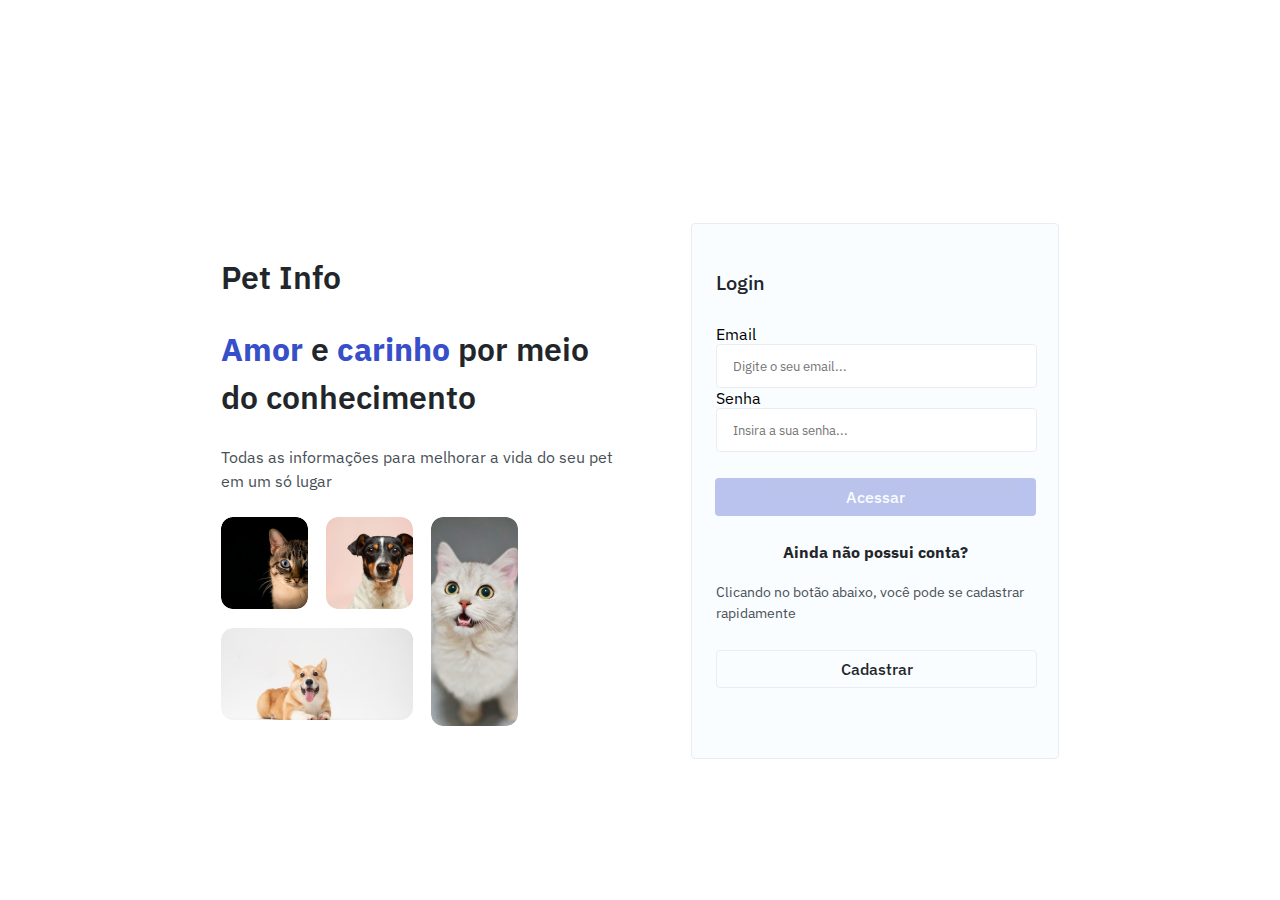
<file: index.html>
<!DOCTYPE html>
<html lang="pt-br">
  <head>
    <meta charset="UTF-8" />
    <meta http-equiv="X-UA-Compatible" content="IE=edge" />
    <meta name="viewport" content="width=device-width, initial-scale=1.0" />
    <link rel="stylesheet" href="./pages/login/index.css" />
    <link rel="stylesheet" href="./pages/login/button.css" />
    <link rel="stylesheet" href="./pages/login/text.css" />
    <link rel="stylesheet" href="./styles/globalStyles.css" />
    <script defer type="module" src="./pages/login/index.js"></script>
    <title>Petinfo - Login</title>
  </head>
  <body>
    <main class="container">
      <h1>Pet Info</h1>
      <p class="slogan">
        <b>Amor</b> e <b>carinho</b> por meio do conhecimento
      </p>
      <p class="p-info">
        Todas as informações para melhorar a vida do seu pet em um só lugar
      </p>
      <div class="box-1">
        <div class="box-2">
          <div class="box-3">
            <img src="./assets/Rectangle 2.png" /><img
              src="./assets/Rectangle 3.png"
            />
          </div>
          <img src="./assets/Rectangle 4.png" />
        </div>
        <div class="box-4"><img src="./assets/Rectangle 5.png" /></div>
      </div>
    </main>

    <div class ="form" id="form-login">
      <h2 id="login-title">Login</h2>
      <form>
      <label for="email">Email</label>
      <input type="email" id="email-login" class="input" placeholder="Digite o seu email..." />
      <label for="senha">Senha</label>
      <input type="password" id="password-login" class="input" placeholder="Insira a sua senha..." />
      <p class="alert" id="alert"></p>
      <div class="box-btn">
        <button id="access" class="off-btn" disabled>Acessar</button>
      </form>
        <p class="bolder"><b>Ainda não possui conta?</b></p>
        <p class="paragraph">Clicando no botão abaixo, você pode se cadastrar rapidamente</p>
      </div>
      <button id="assign">Cadastrar</button>
    </div>
  </body>
</html>
</file>
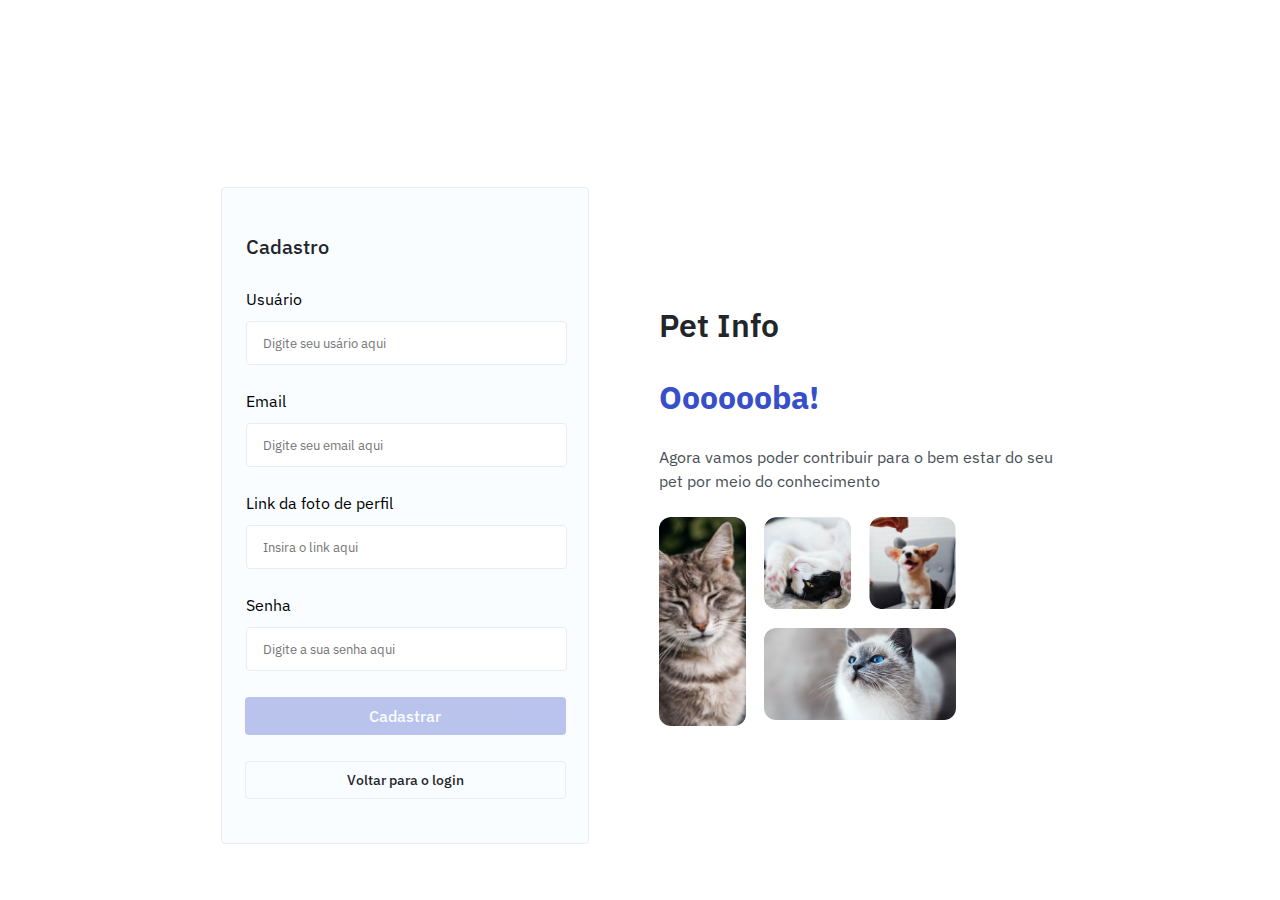
<file: pages/register/register.html>
<!DOCTYPE html>
<html lang="en">
<head>
    <meta charset="UTF-8">
    <meta http-equiv="X-UA-Compatible" content="IE=edge">
    <meta name="viewport" content="width=device-width, initial-scale=1.0">
    <link rel="stylesheet" href="../../styles/globalStyles.css" />
    <link rel="stylesheet" href="../login/button.css" />
    <link rel="stylesheet" href="../login/text.css" />
    <link rel="stylesheet" href="../login/index.css" />
    <script defer type="module" src="./register.js"></script>
    <title>Pet-Info cadastro</title>
</head>
<body id="register-body">
    <div class="form">
    <h2>Cadastro</h2>
    <form id="register-form">
        <label for="usuário">Usuário</label>
        <input type="text" id="user-register" placeholder="Digite seu usário aqui" />
        <label for="email">Email</label>
        <input type="email" id="email-register" placeholder="Digite seu email aqui" />
        <label for="avatar">Link da foto de perfil</label>
        <input type="url" id="avatar-register" placeholder="Insira o link aqui" />
        <label for="senha">Senha</label>
        <input type="password" id="password-register" placeholder="Digite a sua senha aqui" />
        <p class="alert" id="alert"></p>
        <div class="box-btn">
            <button id="register" class="off-btn" disabled>Cadastrar</button>
        </form>
          <button id="go-back-to-login">Voltar para o login</button>
        </div>
    </div>

    <main class="container" id = "register-container">
        <h1>Pet Info</h1>
        <p class="slogan">
          <b>Ooooooba!</b>
        </p>
        <p class="p-info">
          Agora vamos poder contribuir para o bem estar do seu pet por meio do conhecimento
        <div class="box-1">
            <div class="box-4"><img src="/assets/cat 2.png" /></div>
          <div class="box-2">
            <div class="box-3">
              <img src="/assets/cat 3.png" /><img
                src="/assets/cat 5.png"
              />
            </div>
            <img src="/assets/cat 4.png" />
          </div>
        </div>
      </main>
  
  
</body>
</html>
</file>
<file: pages/login/index.css>
main {
    display: flex;
    flex-direction: column;
    justify-content: flex-start;
}
header{
    width: 100vw;
    display: flex;
    flex-direction: column;
    align-items: center;
    
}
nav{
    width: 800px;
    display: flex;
    align-items: center;
    justify-content: space-between;
    height:172px
}
.div-nav{
    display: flex;
    align-items: center;
    gap:12px;
}
.feed{
    display: flex;
    align-items: center;
    justify-content: center;
    width: 100vw;
    height: 64px;
    background-color: var(--gray800);
}
.feed div{
    width: 800px
}
.feed-list{
    display:flex;
    flex-direction: column;
    width: 800px;
    height: 100vh;
}
.form {
    display: flex;
    flex-direction: column;
    justify-content: flex-start;
    padding: 44px 24px 44px 24px;
    width: 368px;
    background-color: var(--gray900);
    border: 1px solid var(--gray600);
border-radius: 4px;
}
img{
    object-fit: cover;
    border-radius: 12px;
}
#img-login{
    width: 40px;
    height: 40px;
    border: 1px solid var(--brand100);
    border-radius: 50%;
}
.box-1 {
    display: flex;
    gap: 18px;
}
.box-2 {
    display: flex;
    flex-direction: column;
    gap: 19px;
}
.box-3 {
    display:flex;
    gap: 18px;
}
.box-2 > .box-3 > img {
    width: 87px;
height: 92px;
}
.box-2 > img {
    width: 192px;
height: 92px;
}
.box-4 > img {
    width: 87px;
height: 209px;
}
.box-btn{
    display: flex;
    flex-direction: column;
    align-items: center;
}
#register-form{
    margin-top: 27px;
}
.tip{
    padding: 21px 32px;
    position: absolute;
    top: 80vh;
    left: 70vw;
    display: flex;
    flex-direction: column;
    gap:17px;
    background: var(--gray900);
    box-shadow: 0px 4px 30px -12px rgba(0, 0, 0, 0.5);
    border-radius: 4px;
    font-family: inherit;
    font-weight: 400;
font-size: 14px;
line-height: 150%;
color: var(--gray200)
}
.success{
    display:flex;
    align-items: center;
   color: var(--success100);
   font-weight: 500;
font-size: 16px;
line-height: 150%;
gap: 12px;
}
.anchor{
    margin-left: 8px;
    color: var(--brand200);
    cursor:pointer
}
#check{
    z-index: 2;
}
#green{
    object-fit: none;
    z-index: 1;
}
</file>
<file: pages/login/button.css>
div button{
    display: flex;
    justify-content: center;
align-items: center;
padding: 0px 16px;
width: 321px;
height: 38px;
font-family: inherit;
font-weight: 500;
font-size: 16px;
color: var(--gray100);
background-color: var(--gray900);
margin: 26px 0;
border-radius: 4px;
border-style: none;
border: 1px solid var(--gray600);
cursor: pointer;
}
.off-btn{
    border-style: none;
    opacity: 0.33;
    background-color: var(--brand100);
    color: var(--gray900)
}
.on-btn{
    opacity: 1;
}
input{
    display: flex;
    align-items: center;
padding: 0px 16px;
width: 321px;
height: 44px;
border-radius: 4px;
font-family: inherit;
}
.input{
    border: 1px solid var(--gray600);
}
.input-alert{
    border: 1px solid var(--brand100);
    background-color: var(--brand100);
    opacity: 0.333;
}
#register-form input {
    border: 1px solid var(--gray600);
    margin-bottom: 26px;
    margin-top: 12px;
}
#register{
    margin-top: 0;
}
#go-back-to-login{
    margin: 0;
}
.post-btn{
    padding: 0 16px;
    width: auto;
    height: 38px;
    font-family: inherit;
    font-weight: 500;
font-size: 16px;
    border-style: none;
    background-color: var(--brand100);
    color: var(--gray900);
    border-radius: 4px;
    cursor:pointer;
}
.edit-btn{
height: 32px;
width: auto;
padding: 0 8px;
border: 1px solid var(--gray700);
border-radius: 4px;
color: var(--gray100);
background-color: transparent;
font-weight: 500;
font-size: 14px;
line-height: 150%;
cursor: pointer;
}
.remove-btn{
    height: 32px;
    width: auto;
    padding: 0 8px;
    color: var(--gray400);
    border: 1px solid var(--gray700);
    background-color: var(--gray700);
border-radius: 4px;
font-weight: 500;
font-size: 14px;
line-height: 150%;
cursor: pointer;
}

.img-btn {
    animation: spinning 2s linear;
  }
@keyframes spinning {
    0% {
      transform: rotate(0deg);
    }
    100% {
      transform: rotate(360deg);
    }
  }
</file>
<file: pages/login/text.css>
h1 {
    font-weight: 600;
font-size: 32px;
line-height: 150%;
color: var(--gray100);
margin-bottom: 24px;
}
.slogan{
    font-weight: 600;
font-size: 32px;
line-height: 150%;
color: var(--gray100);
margin-bottom: 24px;
}
.slogan b{
    color: var(--brand100);
}
.p-info{
    font-weight: 400;
font-size: 16px;
line-height: 150%;
color: var(--gray300);
margin-bottom: 24px;
}
.form h2{
    font-weight: 500;
font-size: 20px;
line-height: 150%;
color: var(--gray100);
}
#login-title{
    margin-bottom: 26px;
}
.feed{
    font-weight: 500;
    font-size: 20px;
    line-height: 150%;
}

.paragraph {
    font-weight: 400;
font-size: 14px;
line-height: 150%;
color: var(--gray300);
}
.bolder{
    font-weight: 500;
    color: var(--gray100);
    margin-bottom: 20px;
}
.alert{
    font-family: inherit;
    font-weight: 400;
font-size: 14px;
line-height: 150%;
color: var(--alert100)
}
#go-back-to-login{
    font-size: 14px;
}
#petinfo{
    font-weight: 500;
font-size: 24px;
line-height: 150%;
color:var(--gray100);
margin-bottom: 0;
}
.post-card h4{
    font-weight: 500;
font-size: 14px;
line-height: 150%;
color: var(--gray200)
}
</file>
<file: styles/globalStyles.css>
@import url('https://fonts.googleapis.com/css2?family=IBM+Plex+Sans:wght@600&family=Inter:wght@600&family=Poppins&display=swap');

* {
  margin: 0;
  padding: 0;
  box-sizing: border-box;
}

:root {
  --brand100: hsl(230, 57%, 50%);
  --brand200: hsl(230, 68%, 54%);
  --gray100: hsl(210, 11%, 15%);
  --gray200: hsl(210, 10%, 23%);
  --gray300: hsl(210, 9%, 31%);
  --gray400: hsl(210, 7%, 56%);
  --gray500: hsl(210, 11%, 71%);
  --gray600: hsl(210, 16%, 93%);
  --gray700: hsl(210, 17%, 95%);
  --gray800: hsl(210, 17%, 98%);
  --gray900: hsl(200, 100%, 99%);
  --alert100: hsl(349, 57%, 50%);
  --alert200: hsl(349, 69%, 55%);
  --success100: hsl(162, 88%, 26%);
}

body {
  font-family: 'IBM Plex Sans', sans-serif;
  display:flex;
  align-items: center;
  justify-content: center;
  margin: 0 auto;
  gap:70px;
  padding-top:223px;
}
#register-body{
  padding-top:187px
}
#home-body{
  display: block;
  padding-top: 0px;
}
.container{
  max-width: 400px;
}
.container-main{
  display: flex;
  justify-content: center;
  align-items: center;
  width: 100vw;
}
#register-container{
  position: relative;
}
</file>
